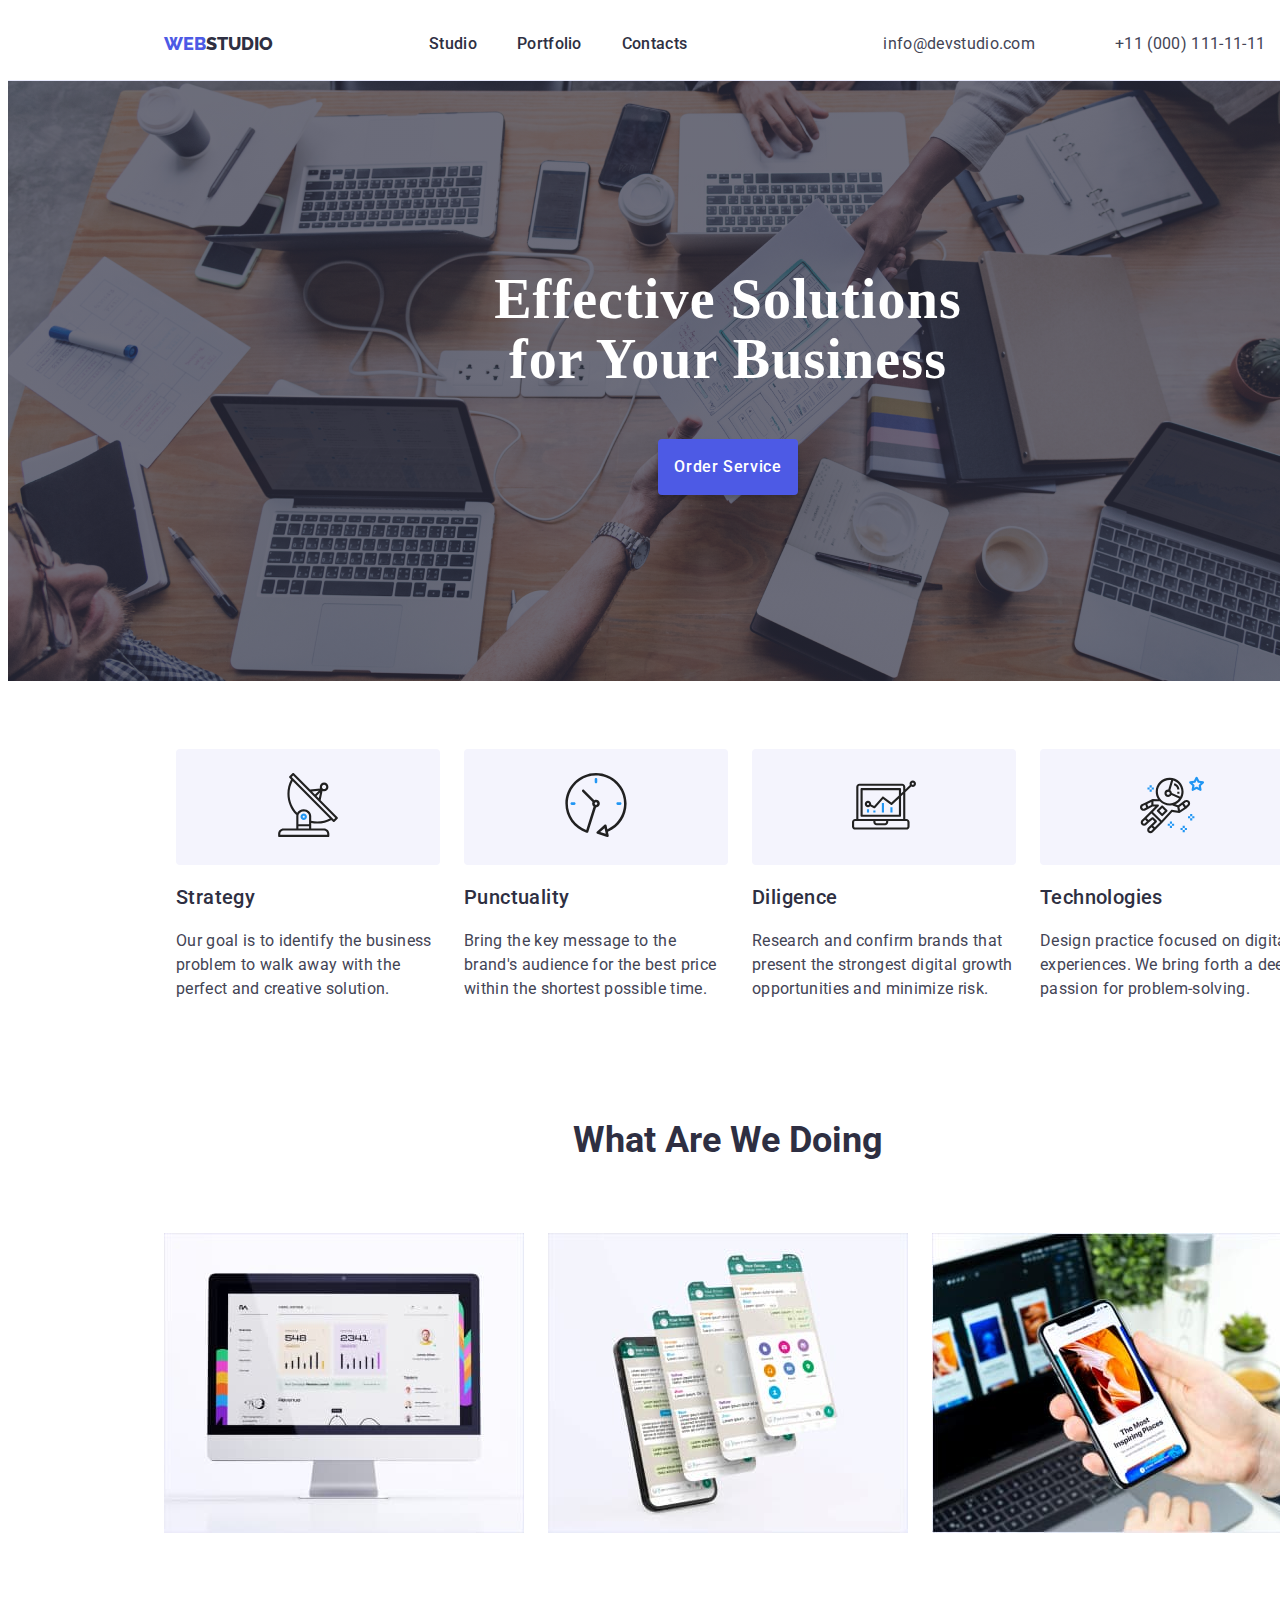
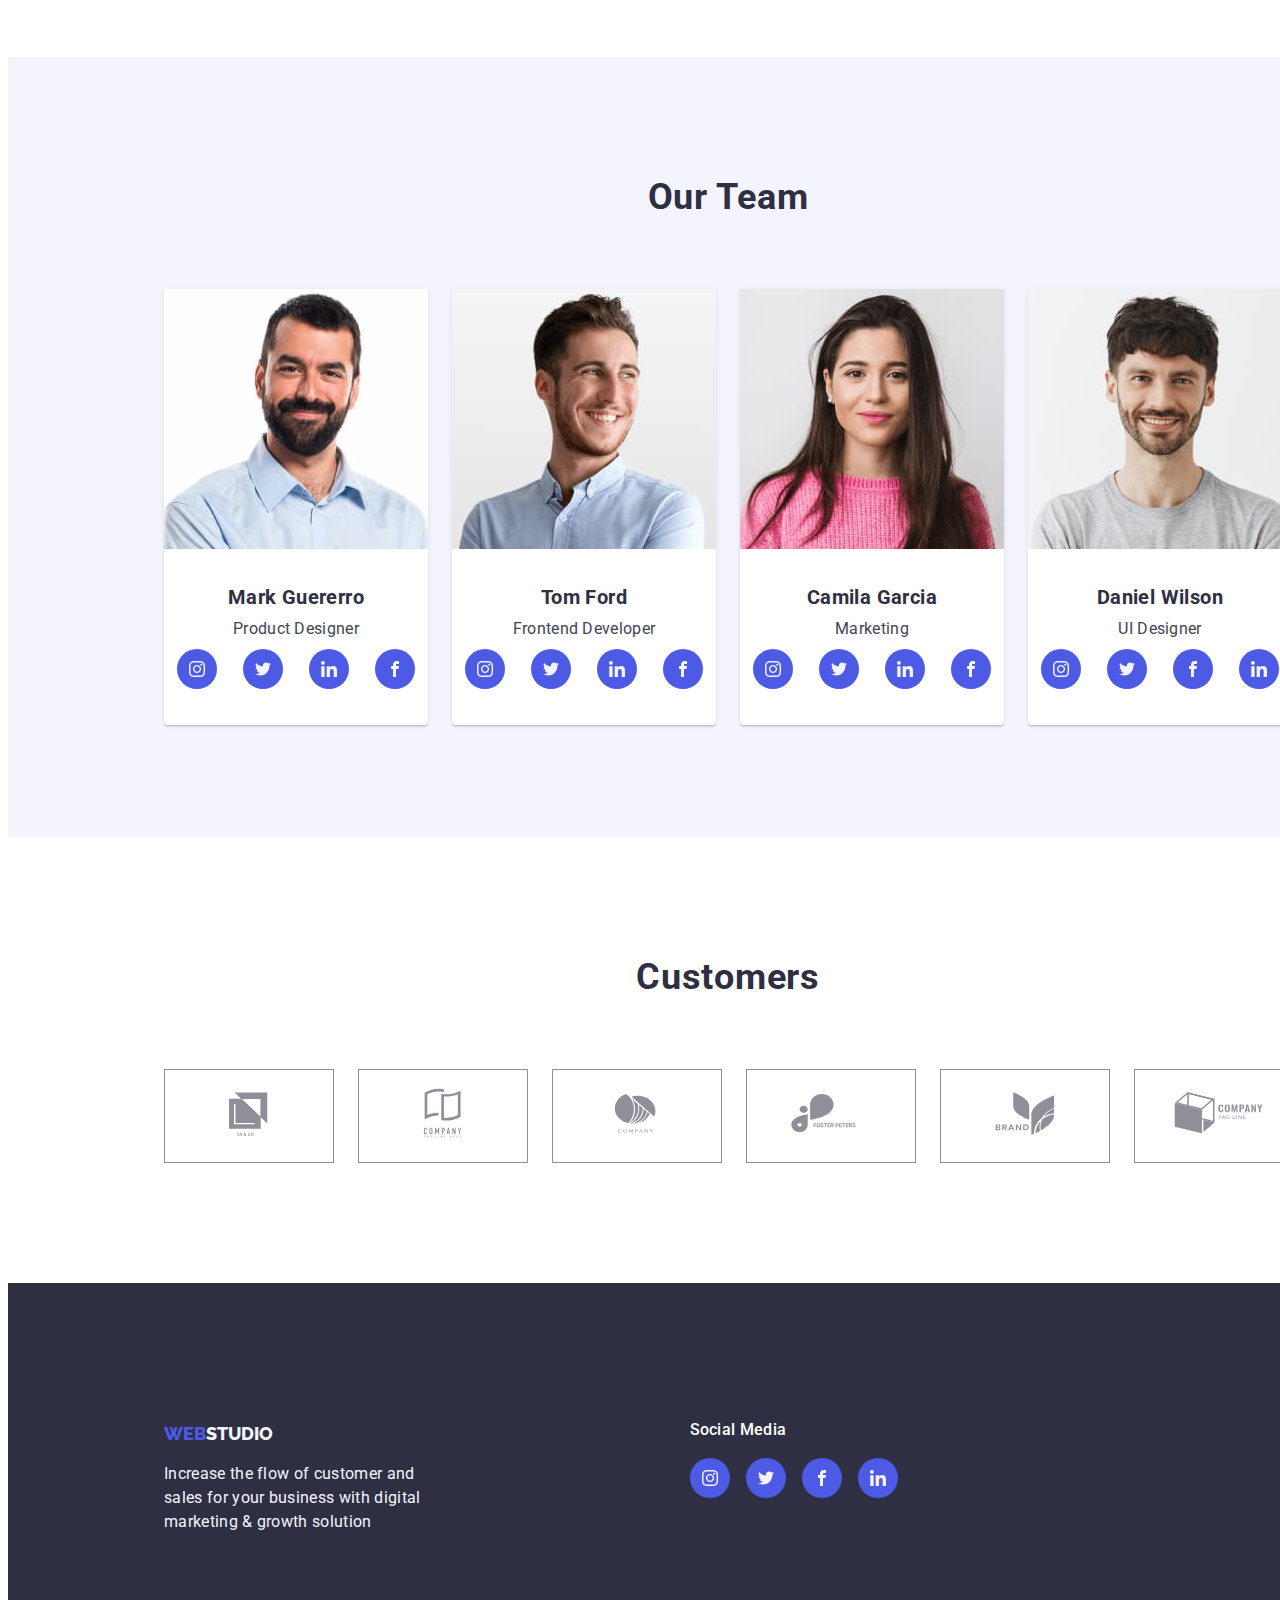
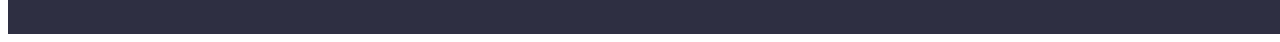
<file: index.html>
<!DOCTYPE html>
<html lang="en">
<head>
    <meta charset="UTF-8">
    <meta name="viewport" content="width=device-width, initial-scale=1.0">
    <title>homework#4</title>

    <link rel="preconnect" href="https://fonts.googleapis.com">
    <link rel="preconnect" href="https://fonts.gstatic.com" crossorigin>
    <link href="https://fonts.googleapis.com/css2?family=Raleway:wght@800&family=Roboto:wght@400;500;700;900&display=swap" rel="stylesheet">
    
    <link rel="stylesheet" href="./css/styles.css"/>

</head>
<body>
    <header>
        <div class="container">
            <a href="#WEBSTUDIO"><span>WEB</span><span style="color: var(--NAVY-BLUE, #2E2F42);">STUDIO</span></a >
            <nav>
                <ul class="link">
                    <li>
                        <a href="#Studio" class="main-link">Studio</a>
                    </li>
                    <li>
                        <a href="#Portfolio" class="main-link">Portfolio</a>
                    </li>
                    <li>
                        <a href="#Contacts" class="main-link">Contacts</a>
                    </li>
                </ul>
            </nav>
        </div>
            <ul class="link">
                <li>
                    <a href="#info@devstudio.com" class="contact-link">info@devstudio.com</a>
                </li>
                <li>
                    <a href="#+11 (000) 111-11-11" class="contact-link">+11 (000) 111-11-11</a>
                </li>
            </ul> 
    </header>   
    <section>
        <section class="hero">
        <h1 class="main-heading"> Effective Solutions <br>for Your Business <br/>
            <button type="button" class="button-btn">Order Service</button></h1>
        </section>

        <section class="about-feature">
            <ul>
                <li class="feature">
                    <div class="about-icon">
                        <svg width="64" height="64">
                            <use href="./images/icons.svg#antenna-1"></use>
                        </svg>
                    </div>
                    <h3>Strategy</h3>
                    <p class="feature-txt">Our goal is to identify the business
                    problem to walk away with the perfect and creative solution. </p>
                </li>
                <li class="feature">
                    <div class="about-icon">
                        <svg width="64" height="64">
                            <use href="./images/icons.svg#clock-1"></use>
                        </svg>
                    </div>
                    <h3>Punctuality</h3>
                    <p class="feature-txt">Bring the key message to the brand's audience for the best price within the shortest possible time. </p>
                </li>
                <li class="feature">
                    <div class="about-icon">
                        <svg width="64" height="64">
                            <use href="./images/icons.svg#diagram-1"></use>
                        </svg>
                    </div>
                    <h3>Diligence</h3>
                    <p class="feature-txt">Research and confirm brands that present the strongest digital growth opportunities and minimize risk. </p>
                </li>
                <li class="feature">
                    <div class="about-icon">
                        <svg width="64" height="64">
                            <use href="./images/icons.svg#astronaut-1"></use>
                        </svg>
                    </div>
                    <h3>Technologies</h3>
                    <p class="feature-txt">Design practice focused on digital experiences. We bring forth a deep passion for problem-solving. </p>
                </li>
            </ul>
        </section>
    <h2 class="what-are-we-doing">What Are We Doing</h2>
            <ul>
                <li  class="image1-src"><img src="images/macmonitor.jpg" width="360"/></li>
                <li  class="image2-src"><img src="images/cellphone.jpg" width="360"/></li>
                <li  class="image3-src"><img src="images/phonelaptop.jpg" width="360"/></li>
            </ul>
    <section class="section3">
    <h2 class="sec3-title">Our Team</h2>
            <ul>
                <div class="team-card">
                    <li class="card-content"><img src="images/markguerrero.jpg" width="264"/></li>
                        <h3 class="name-card"><b>Mark Guererro</b></h3>
                        <p class="title-card">Product Designer</p>
                        <div class="team-socials">
                            <a class="team-socials-icon">
                                <svg width="16" height="16">
                                    <use href="./images/icons.svg#instagram-2"></use>
                                </svg>
                            </a>
                            <a class="team-socials-icon">
                                <svg width="16" height="16">
                                    <use href="./images/icons.svg#twitter-1"></use>
                                </svg>
                            </a>
                            <a class="team-socials-icon">
                                <svg width="16" height="16">
                                    <use href="./images/icons.svg#linkedin-1"></use>
                                </svg>
                            </a>
                            <a class="team-socials-icon">
                                <svg width="16" height="16">
                                    <use href="./images/icons.svg#facebook"></use>
                                </svg>
                            </a>
                        </div>
                </div>
                <div class="team-card">
                <li class="card-content"><img src="images/tomford.jpg" widt  nh="264"/></li>
                        <h3 class="name-card"><b>Tom Ford</b></h3>
                        <p class="title-card">Frontend Developer</p>
                        <div class="team-socials">
                            <a class="team-socials-icon">
                                <svg width="16" height="16">
                                    <use href="./images/icons.svg#instagram-2"></use>
                                </svg>
                            </a>
                            <a class="team-socials-icon">
                                <svg width="16" height="16">
                                    <use href="./images/icons.svg#twitter-1"></use>
                                </svg>
                            </a>
                            <a class="team-socials-icon">
                                <svg width="16" height="16">
                                    <use href="./images/icons.svg#linkedin-1"></use>
                                </svg>
                            </a>
                            <a class="team-socials-icon">
                                <svg width="16" height="16">
                                    <use href="./images/icons.svg#facebook"></use>
                                </svg>
                            </a>
                        </div>
                </div>
                <div class="team-card">
                <li class="card-content"><img src="images/camilagarcia.jpg" width="264"/></li>
                        <h3 class="name-card"><b>Camila Garcia</b></h3>
                        <p class="title-card">Marketing</p>
                        <div class="team-socials">
                            <a class="team-socials-icon">
                                <svg width="16" height="16">
                                    <use href="./images/icons.svg#instagram-2"></use>
                                </svg>
                            </a>
                            <a class="team-socials-icon">
                                <svg width="16" height="16">
                                    <use href="./images/icons.svg#twitter-1"></use>
                                </svg>
                            </a>
                            <a class="team-socials-icon">
                                <svg width="16" height="16">
                                    <use href="./images/icons.svg#linkedin-1"></use>
                                </svg>
                            </a>
                            <a class="team-socials-icon">
                                <svg width="16" height="16">
                                    <use href="./images/icons.svg#facebook"></use>
                                </svg>
                            </a>
                        </div>
                </div>
                <div class="team-card">
                <li class="card-content"><img src="images/danielwilson.jpg" width="264"/></li>
                        <h3 class="name-card"><b>Daniel Wilson</b></h3>
                        <p class="title-card">UI Designer</p>
                        <div class="team-socials">
                            <a class="team-socials-icon">
                                <svg width="16" height="16">
                                    <use href="./images/icons.svg#instagram-2"></use>
                                </svg>
                            </a>
                            <a class="team-socials-icon">
                                <svg width="16" height="16">
                                    <use href="./images/icons.svg#twitter-1"></use>
                                </svg>
                            </a>
                            <a class="team-socials-icon">
                                <svg width="16" height="16">
                                    <use href="./images/icons.svg#facebook"></use>
                                </svg>
                            </a>
                            <a class="team-socials-icon">
                                <svg width="16" height="16">
                                    <use href="./images/icons.svg#linkedin-1"></use>
                                </svg>
                            </a>
                        </div>
                </div>
            </ul>
    </section>    
            <section class="clients">
                <h2 class="section-title">Customers</h2>
                <ul class="list">
                    <li class="client-icon">
                        <a href="#">
                            <svg width="104" height="56">
                                <use href="./images/icons.svg#Logo-6"></use>
                            </svg>
                        </a>
                    </li>
                    <li class="client-icon">
                        <a href="#">
                            <svg width="104" height="56">
                                <use href="./images/icons.svg#Logo-4"></use>
                            </svg>
                        </a>
                    <li class="client-icon">
                        <a href="#">
                            <svg width="104" height="56">
                                <use href="./images/icons.svg#Logo-3"></use>
                            </svg>
                        </a>
                    </li> 
                    <li class="client-icon">
                        <a href="#">
                            <svg width="104" height="56">
                                <use href="./images/icons.svg#Logo-2"></use>
                            </svg>
                        </a>
                    </li> 
                    <li class="client-icon">
                        <a href="#">
                            <svg width="104" height="56">
                                <use href="./images/icons.svg#Logo"></use>
                            </svg>
                        </a>
                    </li> 
                    <li class="client-icon">
                        <a href="#">
                            <svg width="104" height="56">
                                <use href="./images/icons.svg#Logo-1"></use>
                            </svg>
                        </a>
                    </li>                              
            </section>

    </main>
    <footer>
        <section class="footer-bg">
            <div class="footer-logo">
                <a href="#WEBSTUDIO"><span>WEB</span><span style="color: #F4F4FD;">STUDIO</span></a>
                <p class="footer-txt">Increase the flow of customer and<br>sales for your business with digital<br>marketing & growth solution</p>
            </div> 
        </section>
        <section>
            <h2 class="footer-social-media">Social Media</h2>
                <div class="footer-socials">
                    <a class="footer-socials-icon">
                        <svg width="16" height="16">
                            <use href="./images/icons.svg#instagram-2"></use>
                        </svg>
                    </a>
                    <a class="footer-socials-icon">
                        <svg width="16" height="16">
                            <use href="./images/icons.svg#twitter-1"></use>
                        </svg>
                    </a>
                    <a class="footer-socials-icon">
                        <svg width="16" height="16">
                            <use href="./images/icons.svg#facebook"></use>
                        </svg>
                    </a>
                    <a class="footer-socials-icon">
                        <svg width="16" height="16">
                            <use href="./images/icons.svg#linkedin-1"></use>
                        </svg>
                    </a>
                </div>
        </section>
    </footer>  
</body>
</html>
</file>
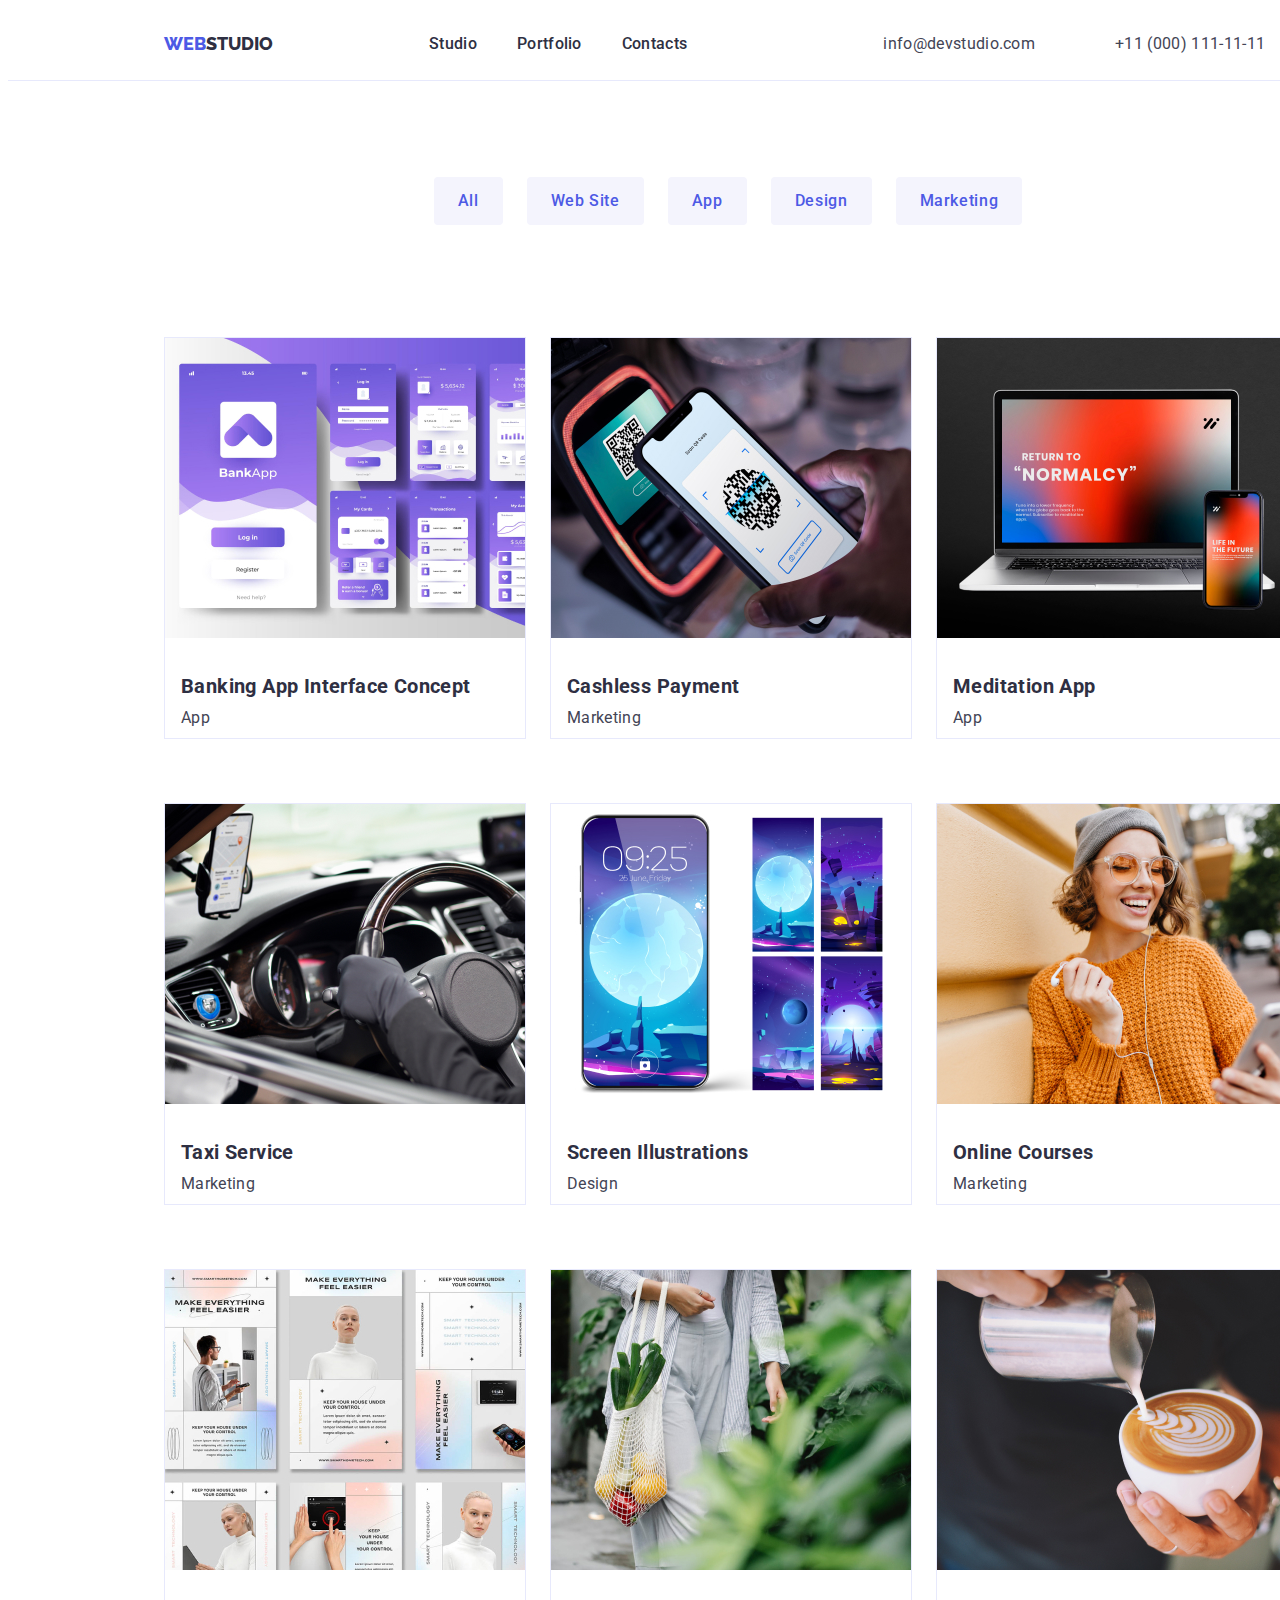
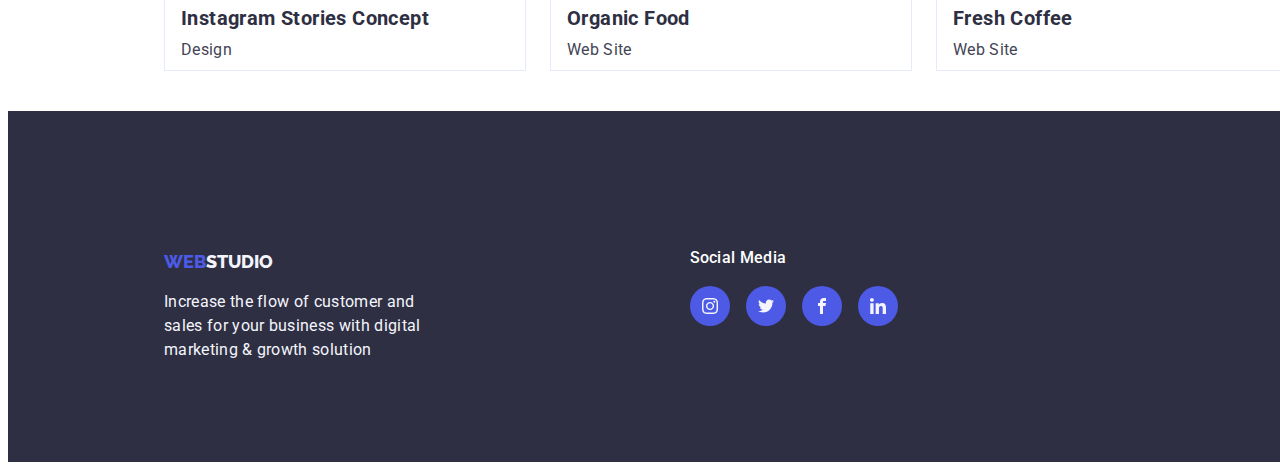
<file: portfolio.html>
<!DOCTYPE html>
<html lang="en">
<head>
    <meta charset="UTF-8">
    <meta name="viewport" content="width=device-width, initial-scale=1.0">
    <title>Portfolio Page</title>
    
    <link rel="preconnect" href="https://fonts.googleapis.com">
    <link rel="preconnect" href="https://fonts.gstatic.com" crossorigin>
    <link href="https://fonts.googleapis.com/css2?family=Raleway:wght@800&family=Roboto:wght@400;500;700;900&display=swap" rel="stylesheet">
    
    <link rel="stylesheet" href="./css/styles.css"/>

</head>
<body class="body2">
    <header>
        <div class="container">
            <a href="#WEBSTUDIO"><span>WEB</span><span style="color: var(--NAVY-BLUE, #2E2F42);">STUDIO</span></a >
            <nav>
                <ul class="link">
                    <li>
                        <a href="#Studio" class="main-link">Studio</a>
                    </li>
                    <li>
                        <a href="#Portfolio" class="main-link">Portfolio</a>
                    </li>
                    <li>
                        <a href="#Contacts" class="main-link">Contacts</a>
                    </li>
                </ul>
            </nav>
        </div>
        <div>
            <ul class="link">
                <li>
                    <a href="#info@devstudio.com" class="contact-link">info@devstudio.com</a>
                </li>
                <li>
                    <a href="#+11 (000) 111-11-11" class="contact-link">+11 (000) 111-11-11</a>
                </li>
            </ul>
        </div> 
    </header>  
      
    <main>
    <!-- Filter Buttons -->
    <section>
        <div class="filter-btn">
            <button type="button" class="button-container">All</button>
            <button type="button" class="button-container">Web Site</button>
            <button type="button" class="button-container">App</button>
            <button type="button" class="button-container">Design</button>
            <button type="button" class="button-container">Marketing</button>
        </div>
    </section>
        
    <!-- Project Cards -->
    <Section>
        <ul>
            <div class="team-card2">
                <li><img src="images/img1-1.jpg" width="360"/></li>
                    <h3 class="name-card2"><b>Banking App Interface Concept</b></h3>
                    <p class="title-card2">App</p>
            </div>
            <div class="team-card2">
                <li><img src="images/img1-2.jpg" width="360"/></li>
                    <h3 class="name-card2"><b>Cashless Payment</b></h3>
                    <p class="title-card2">Marketing</p>
            </div>
            <div class="team-card2">
                <li><img src="images/img1-3.jpg" width="360"/></li>
                    <h3 class="name-card2"><b>Meditation App</b></h3>
                    <p class="title-card2">App</p>
            </div>
        </ul>
        <ul>
            <div class="team-card2">
                <li><img src="images/img2-1.jpg" width="360"/></li>
                    <h3 class="name-card2"><b>Taxi Service</b></h3>
                    <p class="title-card2">Marketing</p>
            </div>
            <div class="team-card2">
                <li><img src="images/img2-2.jpg" width="360"/></li>
                    <h3 class="name-card2"><b>Screen Illustrations</b></h3>
                    <p class="title-card2">Design</p>
            </div>
            <div class="team-card2">
                <li><img src="images/img2-3.jpg" width="360"/></li>
                    <h3 class="name-card2"><b>Online Courses</b></h3>
                    <p class="title-card2">Marketing</p>
            </div>
        </ul>
        <ul>
            <div class="team-card2">
                <li><img src="images/img3-1.jpg" width="360"/></li>
                    <h3 class="name-card2"><b>Instagram Stories Concept</b></h3>
                    <p class="title-card2">Design</p>
            </div>
            <div class="team-card2">
                <li><img src="images/img3-2.jpg" width="360"/></li>
                    <h3 class="name-card2"><b>Organic Food</b></h3>
                    <p class="title-card2">Web Site</p>
            </div>
            <div class="team-card2">
                <li><img src="images/img3-3.jpg" width="360"/></li>
                    <h3 class="name-card2"><b>Fresh Coffee</b></h3>
                    <p class="title-card2">Web Site</p>
            </div>
        </ul>  
    </section>    
    </main>
    <footer>
        <section class="footer-bg">
            <div class="footer-logo">
                <a href="#WEBSTUDIO"><span>WEB</span><span style="color: #F4F4FD;">STUDIO</span></a>
                <p class="footer-txt">Increase the flow of customer and<br>sales for your business with digital<br>marketing & growth solution</p>
            </div> 
        </section>
        <section>
            <h2 class="footer-social-media">Social Media</h2>
                <div class="footer-socials">
                    <a class="footer-socials-icon">
                        <svg width="16" height="16">
                            <use href="./images/icons.svg#instagram-2"></use>
                        </svg>
                    </a>
                    <a class="footer-socials-icon">
                        <svg width="16" height="16">
                            <use href="./images/icons.svg#twitter-1"></use>
                        </svg>
                    </a>
                    <a class="footer-socials-icon">
                        <svg width="16" height="16">
                            <use href="./images/icons.svg#facebook"></use>
                        </svg>
                    </a>
                    <a class="footer-socials-icon">
                        <svg width="16" height="16">
                            <use href="./images/icons.svg#linkedin-1"></use>
                        </svg>
                    </a>
                </div>
        </section>
    </footer>  
</body>
</html>
</file>
<file: css/styles.css>
a[href="#WEBSTUDIO"] span,
a[href="#WEBSTUDIO"] {
    color: var(--IRIS, #4D5AE5);
    font-family: 'Raleway'; sans-serif;
    font-size: 18px;
    font-weight: 800;
    text-decoration: none;
    line-height: 1.17; /* 116.667% */
    /*gap: 76px;*/
}

/*GENERAL TOPLINE*/

.link {
    font-family: Roboto;
    font-size: 16px;
    gap: 40px;
    line-height: 1.5;
    text-decoration: none;
    letter-spacing: 0.32px;
}

.main-link:hover,
.main-link:focus {
    color: var(--OCEAN, #404BBF);
}
.main-link {
    color: #2E2F42;
    text-decoration: none;
    display: flex;
    align-items: flex-start;
    gap: 40px;
    font-style: normal;
    font-weight: 500;
    line-height: 24px; /* 150% */
    letter-spacing: 0.32px;   
}

.contact-link {
   color: var(--SLATE, #434455);
   text-decoration: none;
    /* Body Medium */
    font-weight: 400;
    line-height: 1.5;
    text-decoration: none;
    letter-spacing: 0.32px;
    margin-left: 40px;
}

.contact-link:hover,
.contact-link:focus {
    color: var(--OCEAN, #404BBF);
}

header {
    border-bottom: 1px solid var(--CORNFLOWER, #E7E9FC);
    background: var(--WHITE, #FFF);
    /*width: 1440px;*/
    height: 72px;
    flex-shrink: 0;
    display: flex;
    /*justify-content: space-around;*/
    align-items: center;
    padding-left: 156px;
  }

div.container {
    display: flex;
    align-items: center;
    justify-content: space-between;
    height: 24px;
    /*gap: 40px;*/
}

footer {
    background: var(--NAVY-BLUE, #2E2F42);
    display: flex;
    align-items: center;
}
.footer-bg {
    display: flex;
    padding-top: 140px;
    padding-bottom: 100px;
    padding-left: 156px;
    
} 

.footer-txt {
    color: #F4F4FD;
    padding-top: 17.5px;
    text-align: left;
}

.footer-socials {
    display: flex;
    gap: 16px;
    padding-top: 16px;
    height: 40px;
    padding-left: 269px;  
}

.footer-socials-icon {
    background-color: var(--IRIS, #4D5AE5);
    border-radius: 50%;
    height: 40px;
    width: 40px;
    display: flex;
    align-items: center;
    justify-content: center;  
}

.footer-socials-icon svg {
    fill: var(--CLOUD, #F4F4FD)
}

.footer-socials-icon:hover,
.footer-socials-icon:focus {
    background: #31D0AA;
    cursor: pointer;
}

.footer-socials-icon:hover svg,
.footer-socials-icon:focus svg {
    fill: #F4F4FD;
}

.footer-social-media {
    /*display: flex;*/
    color: var(--WHITE, #FFF);
    padding-left: 269px;
    margin: 0px;
    height: 24px;
    /* Body Medium */
    font-family: Roboto;
    font-size: 16px;
    font-style: normal;
    font-weight: 500;
    line-height: 24px; /* 150% */
    letter-spacing: 0.32px;
    
}
/*END OF GENERAL*/


/* MAIN PAGE*/

body {
    /*color: var(--SLATE, #434455);
    font-family: Roboto;
    font-size: 16px;
    font-style: normal;
    font-weight: 400;
    line-height: 1.5;*/
    width: 1440px;
    /*height: 2592px;*/
}

ul {
    list-style: none;
    display: flex;
    margin-left: 0;
    padding-inline-start: 156px;
    /*default padding-inline-start 40px - adjusted to 0 to fit the 1440 width*/
}


.feature {
    /*display: flex;*/
    width: 264px;
    flex-direction: column;
    align-items: start;
    gap: 8px;
    padding-inline: 12px;
    margin-top: 52px;
}

.feature-txt {
    text-align: left;
}

.about-icon {
    padding: 24px 0;
    text-align: center;
    border-radius: 4px;
    background: var(--CLOUD, #F4F4FD);
}

.image1-src {
    margin-right: 12px;
    width: 360px;
    height: 300px;
    
}
.image2-src {
    margin-right: 24px;
    margin-left: 12px;
    width: 360px;
    height: 300px;
}

/*HERO*/
.hero {
    background: linear-gradient(rgba(46, 47, 66, 0.70), rgba(46, 47, 66, 0.70)), url("../images/people-office\ 1.jpg") ;
    background-size: cover;
    width: 1440px;
    height: 600px;
    gap: 48px;
}

.main-heading {
    /*background: var(--NAVY-BLUE, #2E2F42);*/
    color: var(--WHITE, #FFF);
    text-align: center;

    /* Header 1 */
    font-size: 56px;
    font-style: normal;
    font-weight: 700;
    line-height: 60px; /* 107.143% */
    letter-spacing: 1.12px;
    width: 1440px;
    padding-top: 188px;
    padding-bottom: 292px;
    margin: 0;
}

.button-btn {
    padding: 16px ;
    margin-top: 50px;
    color: var(--WHITE, #FFF);
    border-radius: 4px;
    background: var(--IRIS, #4D5AE5);
    box-shadow: 0px 4px 4px 0px rgba(0, 0, 0, 0.15);

    /* Button Text */
    font-size: 16px;
    font-style: normal;
    font-weight: 500;
    line-height: 24px; /* 150% */
    letter-spacing: 0.64px;
}

.button-btn:hover,
.button-btn:focus {
    background: var(--OCEAN, #404BBF);
    cursor: pointer;
}

.section3 {
    background: var(--CLOUD, #F4F4FD);
    width: 1440px;
    height: 780px;
}

h2.sec3-title {  
    color: var(--NAVY-BLUE, #2E2F42);
    text-align: center;
    margin-top: 120px;
    padding-top: 120px;
    margin-bottom: 72px;
    /* Header 2 */
    font-family: Roboto;
    font-size: 36px;
    font-style: normal;
    font-weight: 700;
    line-height: 40px; /* 111.111% */
    letter-spacing: 0.72px;
    text-transform: capitalize;
}

.team-card {
    display: flex;
    padding: 0px;
    flex-direction: column;
    /*justify-content: center;*/
    /*align-items: center;*/
    margin-right: 24px;
    /*margin-left: 24px;*/
    border-radius: 0px 0px 4px 4px;
    background: var(--WHITE, #FFF);
    box-shadow: 0px 2px 1px 0px rgba(46, 47, 66, 0.08), 0px 1px 1px 0px rgba(46, 47, 66, 0.16), 0px 1px 6px 0px rgba(46, 47, 66, 0.08);
}


ul.card-content {
    /*display: flex;*/
    justify-content: column;
    align-items: center;
    width: 232px;
    gap:32px;
}

.name-card {
    margin-top: 32px;
    margin-bottom: 0px;
    text-align: center;
}


.title-card {
    margin-top: 8px;
    margin-bottom: 8px;
    text-align: center;
}

.team-socials {
    display: flex;
    justify-content: space-around;
    margin-bottom: 36px;
}

.team-socials-icon {
    background-color: var(--IRIS, #4D5AE5);
    border-radius: 50%;
    height: 40px;
    width: 40px;
    display: flex;
    align-items: center;
    justify-content: center;
}   

.team-socials-icon svg {
    fill: var(--CLOUD, #F4F4FD);
   
}

.team-socials-icon:hover,
.team-socials-icon:focus {
    background: #31D0AA;
    cursor: pointer;
}

.team-socials-icon:hover svg,
.team-socials-icon:focus svg {
    fill: #F4F4FD;
}


h2.what-are-we-doing {
    color: var(--NAVY-BLUE, #2E2F42);
    /* Header 2 */
    font-family: Roboto;
    font-size: 36px;
    font-style: normal;
    font-weight: 700;
    text-align: center;
    line-height: 1.11;
    margin-top: 120px;
    margin-bottom: 72px;
    border-top: 72px;
        
}

h3 {
    color: var(--NAVY-BLUE, #2E2F42);
    /* Header 3 */
    font-family: Roboto;
    font-size: 20px;
    font-style: normal;
    font-weight: 500;
    line-height: 1.20; /* 120% */
    letter-spacing: 0.4px;
           
}

p {
    color: var(--SLATE, #434455);
        /* Body */
    font-family: Roboto;
    font-size: 16px;
    font-style: normal;
    font-weight: 400;
    line-height: 24px; /* 150% */
    letter-spacing: 0.32px;
    margin: 0;
}


/* CUSTOMERS STYLING */

.section-title {
    color: var(--NAVY-BLUE, #2E2F42);
    text-align: center;
    margin-bottom: 72px;
    margin-top: 120px;

    /* Header 2 */
    font-family: Roboto;
    font-size: 36px;
    font-style: normal;
    font-weight: 700;
    line-height: 40px; /* 111.111% */
    letter-spacing: 0.72px;
    text-transform: capitalize;
}

.clients {
    margin-buttom: 120px;
}

.list {
    gap: 24px;
    margin-bottom: 120px;
}
.client-icon {
    border: 1px solid #8e8f99;
    padding: 16px 32px;
}

.client-icon svg {
    fill: #8e8f99;
}

.client-icon:hover,
.client-icon:focus {
    border-color: #404BBF;
}

.client-icon:hover svg,
.client-icon:focus svg {
    fill: #404BBF;
}

/*END OF MAIN PAGE*/

/*PORTFILIO-PROJECT CARDS*/

.button-container {
    color: var(--IRIS, #4D5AE5);
    text-align: center;
    background: var(--CLOUD, #F4F4FD);
    /* Button Text */
    font-family: Roboto;
    font-size: 16px;
    font-style: normal;
    font-weight: 500;
    line-height: 24px; /* 150% */
    letter-spacing: 0.64px;
    padding-left: 24px;
    padding-right: 24px;
    padding-top: 12px;
    padding-bottom: 12px;
}

.button-container:hover,
.button-container:focus {
    color: var(--WHITE, #FFF);
    background: var(--OCEAN, #404BBF);
    border-radius: 4px;
    box-shadow: 0px 4px 4px 0px rgba(0, 0, 0, 0.15);
}

/*PORTFOLIO BUTTONS*/
button {
    color: var(--WHITE, #FFF);
    cursor: pointer;
    border-radius: 4px;
    background: var(--IRIS, #4D5AE5);
    border-style: none;
    display: inline-block;
    justify-content: center;
       
    /* Button Text */
    font-family: Roboto;
    font-size: 16px;
    font-style: normal;
    font-weight: 500;
    line-height: 24px; /* 150% */
    letter-spacing: 0.64px;
}

.filter-btn {
    display: flex;
    padding-top: 96px;
    padding-bottom: 72px;
    justify-content: center;
    align-items: center;
    gap: 24px;
}

.body2 {
    background: #FFF;
    width: 1440px;
    /*height: 2076px;*/
}

.team-card2 {
    display: flex;
    padding: 0px;
    flex-direction: column;
    margin-right: 24px;
    /*margin-left: 12px;*/
    margin-top: 24px;
    margin-bottom: 24px;
    border: 1px solid var(--CORNFLOWER, #E7E9FC);
    background: var(--WHITE, #FFF);
}

.team-card2:hover,
.team-card2:focus {
    border: 1px solid #4D5AE5;
    background: var(--WHITE, #FFF);
    box-shadow: 0px 2px 1px 0px rgba(46, 47, 66, 0.08), 0px 1px 1px 0px rgba(46, 47, 66, 0.16), 0px 1px 6px 0px rgba(46, 47, 66, 0.08);
}

.title-card2 {
    margin-top: 8px;
    margin-bottom: 8px;
    margin-left: 16px;
}


.name-card2 {
    margin-top: 32px;
    margin-bottom: 0px;
    margin-left: 16px;
}


/*END OF PORTFOLIO*/
</file>
